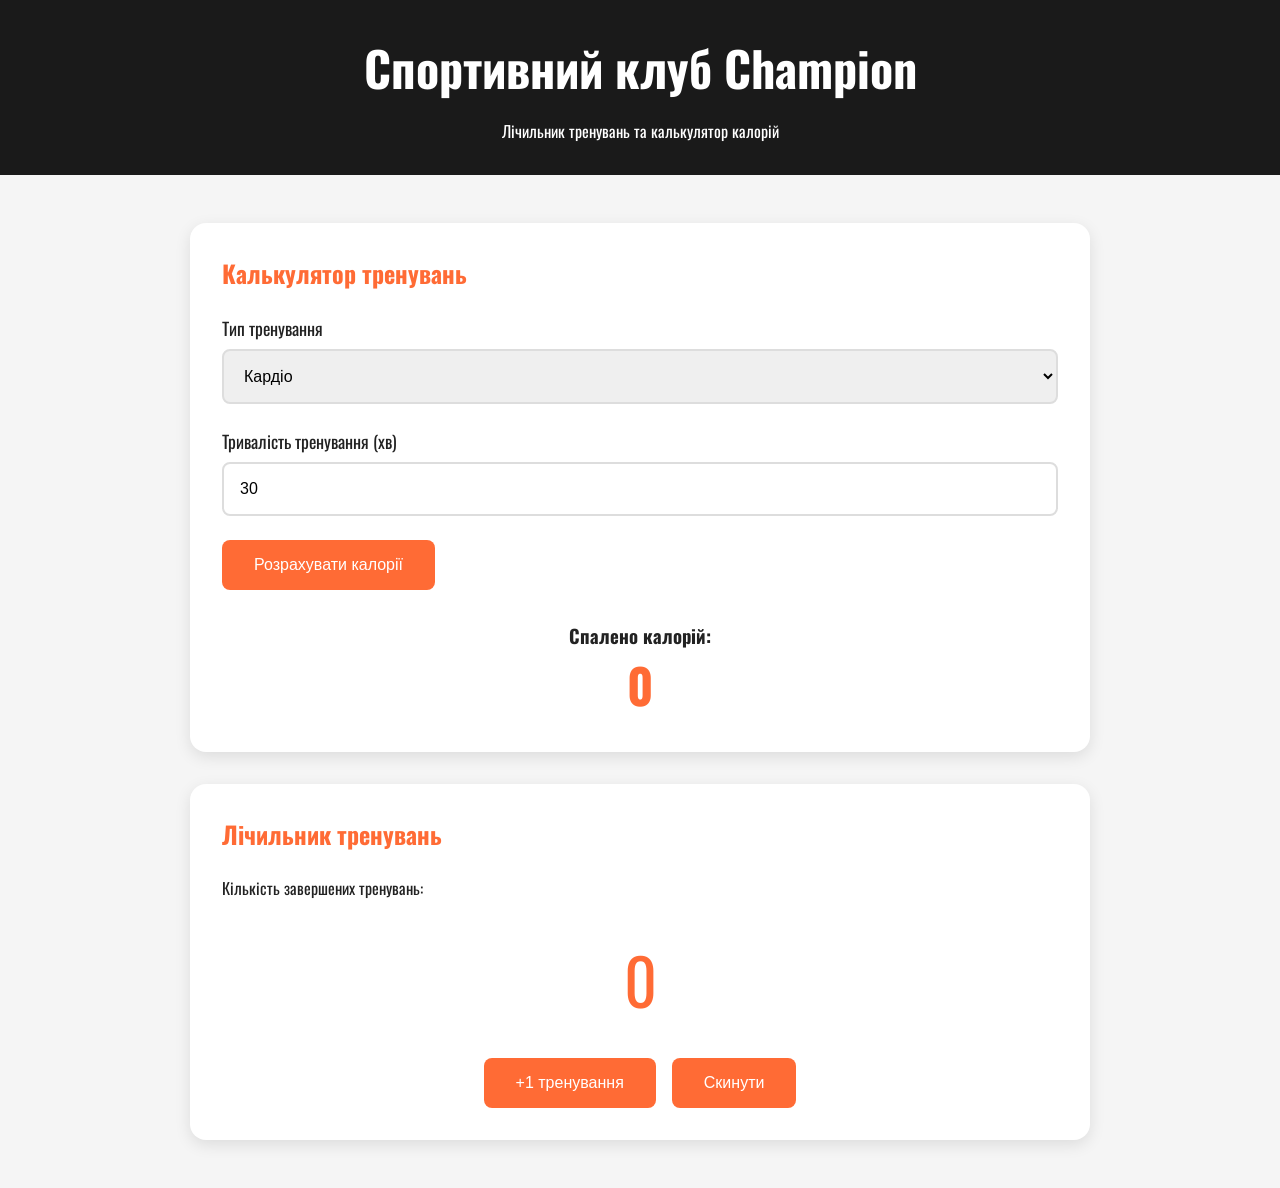
<file: lab4/index.html>
<!DOCTYPE html>
<html lang="uk">

<head>

    <meta charset="UTF-8">

    <meta
        name="viewport"
        content="width=device-width, initial-scale=1.0"
    >

    <title>Спортивний клуб Champion</title>

    <link rel="stylesheet" href="styles.css">

    <link
        href="https://fonts.googleapis.com/css2?family=Oswald:wght@300;400;500;700&display=swap"
        rel="stylesheet"
    >

</head>

<body>

    <header>

        <h1>Спортивний клуб Champion</h1>

        <p>
            Лічильник тренувань та калькулятор калорій
        </p>

    </header>

    <main>

        <section class="calculator">

            <h2>Калькулятор тренувань</h2>

            <div class="form-group">

                <label for="exercise">
                    Тип тренування
                </label>

                <select id="exercise">

                    <option value="300">
                        Кардіо
                    </option>

                    <option value="450">
                        Силове тренування
                    </option>

                    <option value="250">
                        Йога
                    </option>

                    <option value="500">
                        Інтенсивне тренування
                    </option>

                </select>

            </div>

            <div class="form-group">

                <label for="minutes">
                    Тривалість тренування (хв)
                </label>

                <input
                    type="number"
                    id="minutes"
                    min="1"
                    value="30"
                >

                <small id="minutes-error"></small>

            </div>

            <button id="calculate-btn">
                Розрахувати калорії
            </button>

            <div class="result">

                <h3>
                    Спалено калорій:
                </h3>

                <p id="calories-result">
                    0
                </p>

            </div>

        </section>

        <section class="counter">

            <h2>Лічильник тренувань</h2>

            <p>
                Кількість завершених тренувань:
            </p>

            <div id="workout-count">
                0
            </div>

            <div class="counter-buttons">

                <button id="add-workout">
                    +1 тренування
                </button>

                <button id="reset-workouts">
                    Скинути
                </button>

            </div>

        </section>

    </main>

    <script src="script.js" defer></script>

</body>

</html>
</file>
<file: lab4/styles.css>
:root{

    --primary: #1A1A1A;
    --accent: #FF6B35;
    --light: #F5F5F5;
    --text: #222222;

}

*{

    margin: 0;
    padding: 0;
    box-sizing: border-box;

}

body{

    font-family: 'Oswald', sans-serif;

    background-color: var(--light);
    color: var(--text);

    min-height: 100vh;

}

header{

    background-color: var(--primary);

    color: white;

    text-align: center;

    padding: 2rem 1rem;

}

header h1{

    font-size: 3rem;

    margin-bottom: 1rem;

}

main{

    width: 90%;
    max-width: 900px;

    margin: 3rem auto;

    display: grid;

    gap: 2rem;

}

.calculator,
.counter{

    background-color: white;

    padding: 2rem;

    border-radius: 1rem;

    box-shadow: 0 0.3rem 1rem rgba(0,0,0,0.1);

}

h2{

    color: var(--accent);

    margin-bottom: 1.5rem;

}

.form-group{

    margin-bottom: 1.5rem;

}

label{

    display: block;

    margin-bottom: 0.5rem;

    font-size: 1.1rem;

}

input,
select{

    width: 100%;

    padding: 1rem;

    border: 2px solid #ddd;

    border-radius: 0.5rem;

    font-size: 1rem;

}

button{

    background-color: var(--accent);
    color: white;

    border: none;

    padding: 1rem 2rem;

    border-radius: 0.5rem;

    cursor: pointer;

    transition: 0.3s;

    font-size: 1rem;

}

button:hover{

    background-color: #e45b26;

}

.result{

    margin-top: 2rem;

    text-align: center;

}

#calories-result{

    font-size: 3rem;

    color: var(--accent);

    font-weight: bold;

}

#workout-count{

    font-size: 4rem;

    color: var(--accent);

    text-align: center;

    margin: 2rem 0;

}

.counter-buttons{

    display: flex;

    gap: 1rem;

    justify-content: center;

}

small{

    color: red;

    display: block;

    margin-top: 0.5rem;

}

@media (max-width: 768px){

    .counter-buttons{

        flex-direction: column;

    }

}
</file>
